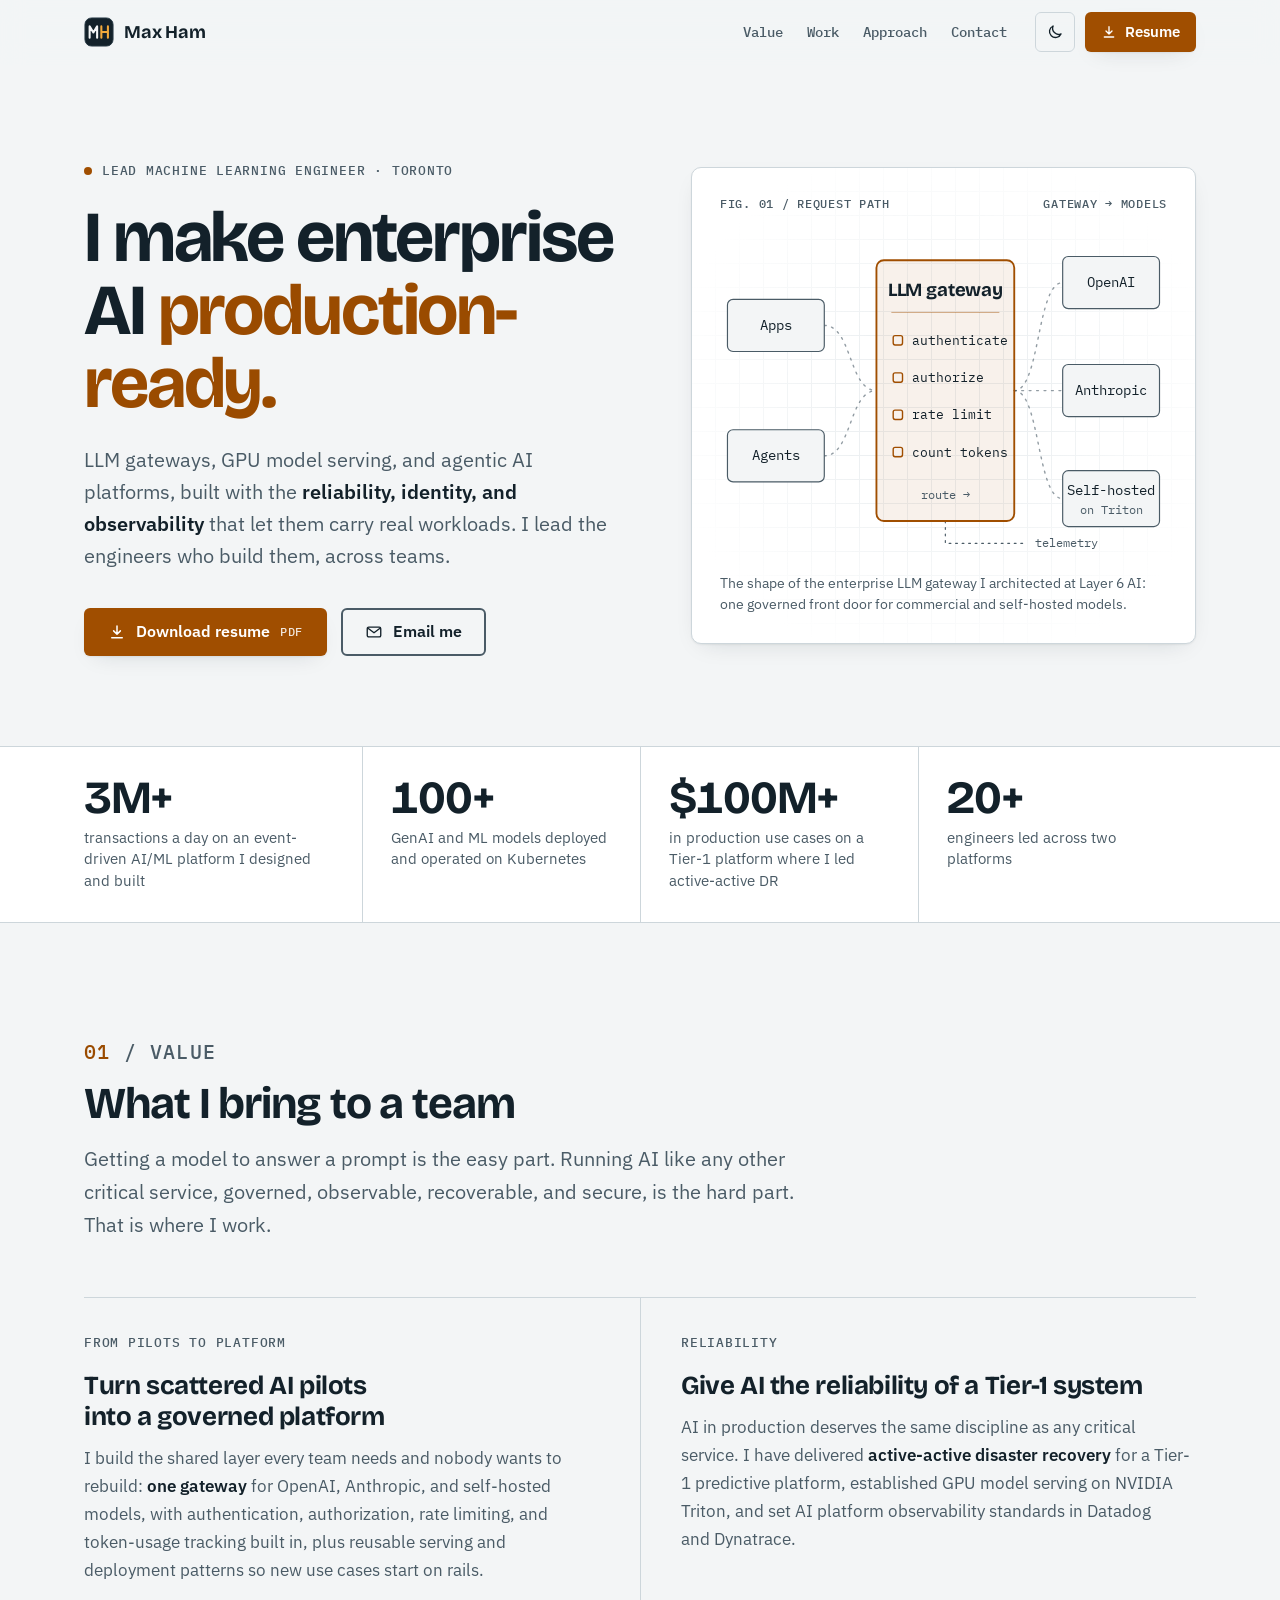
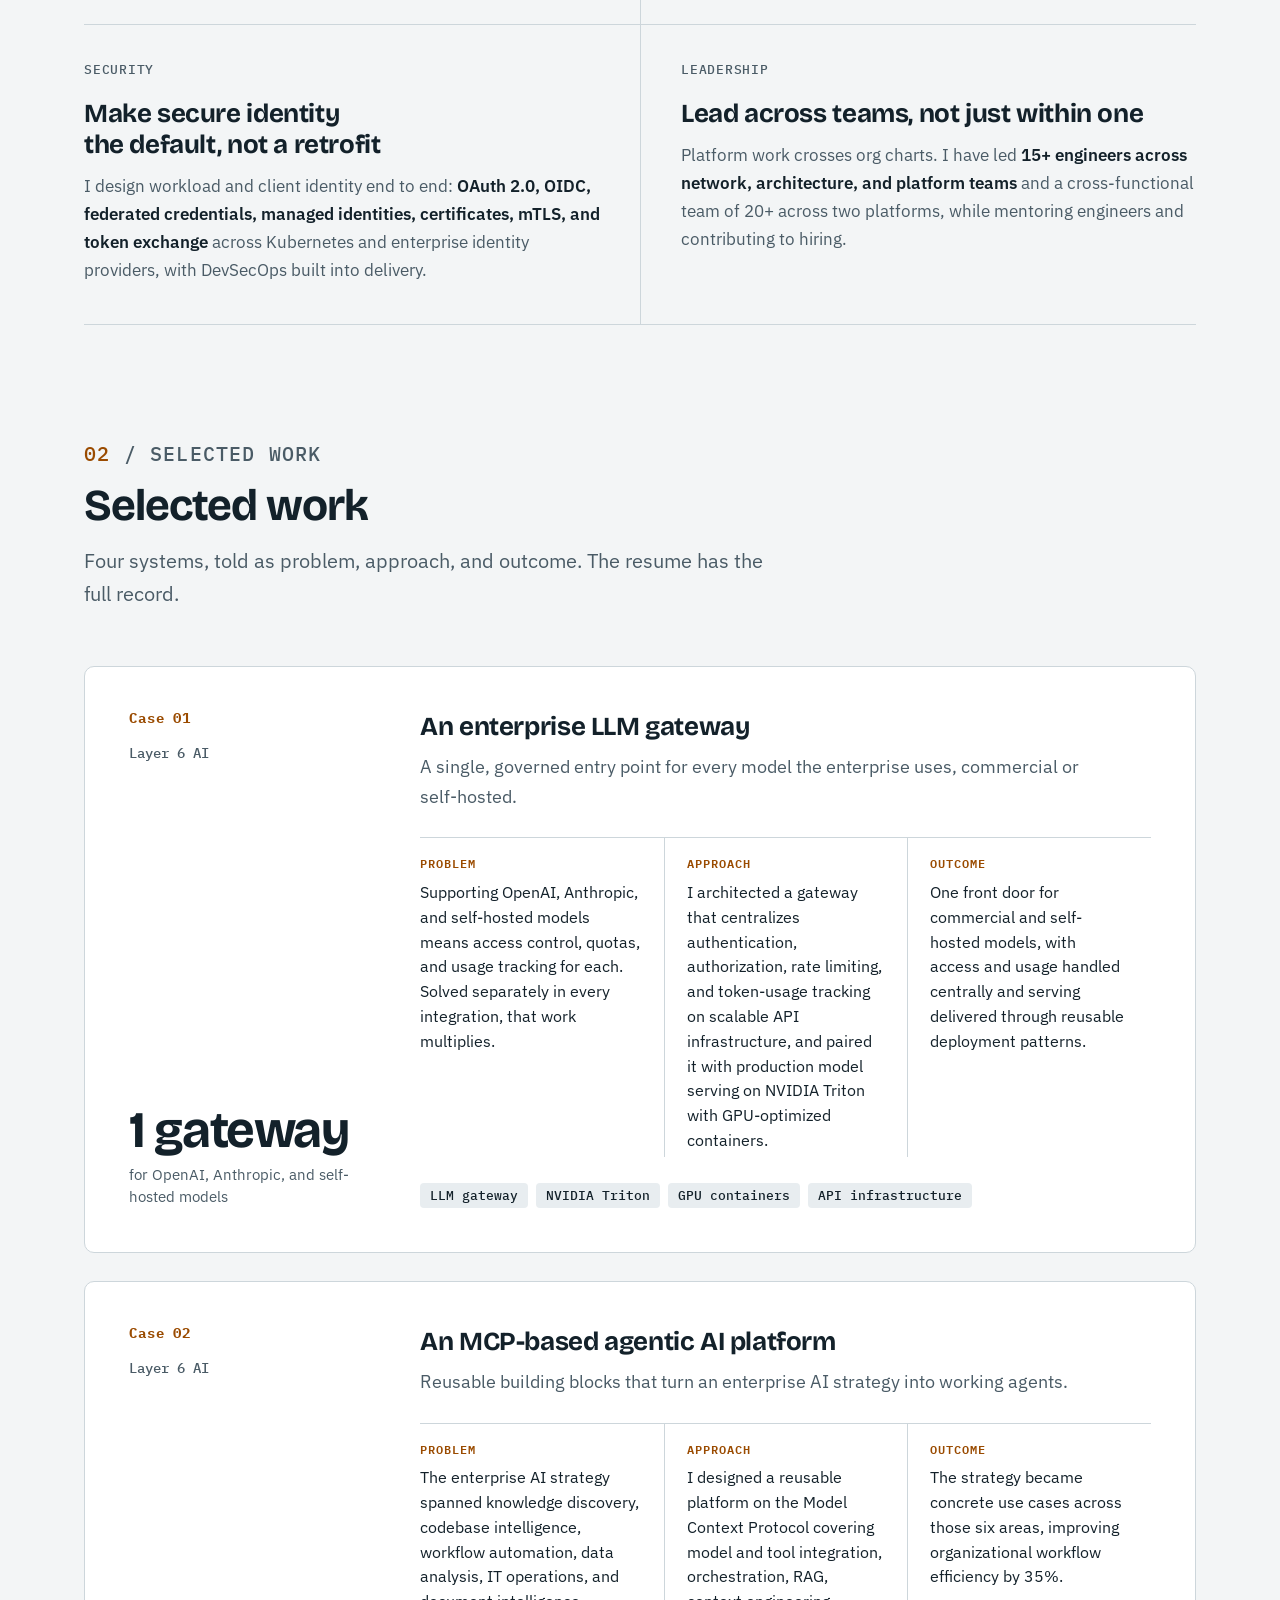
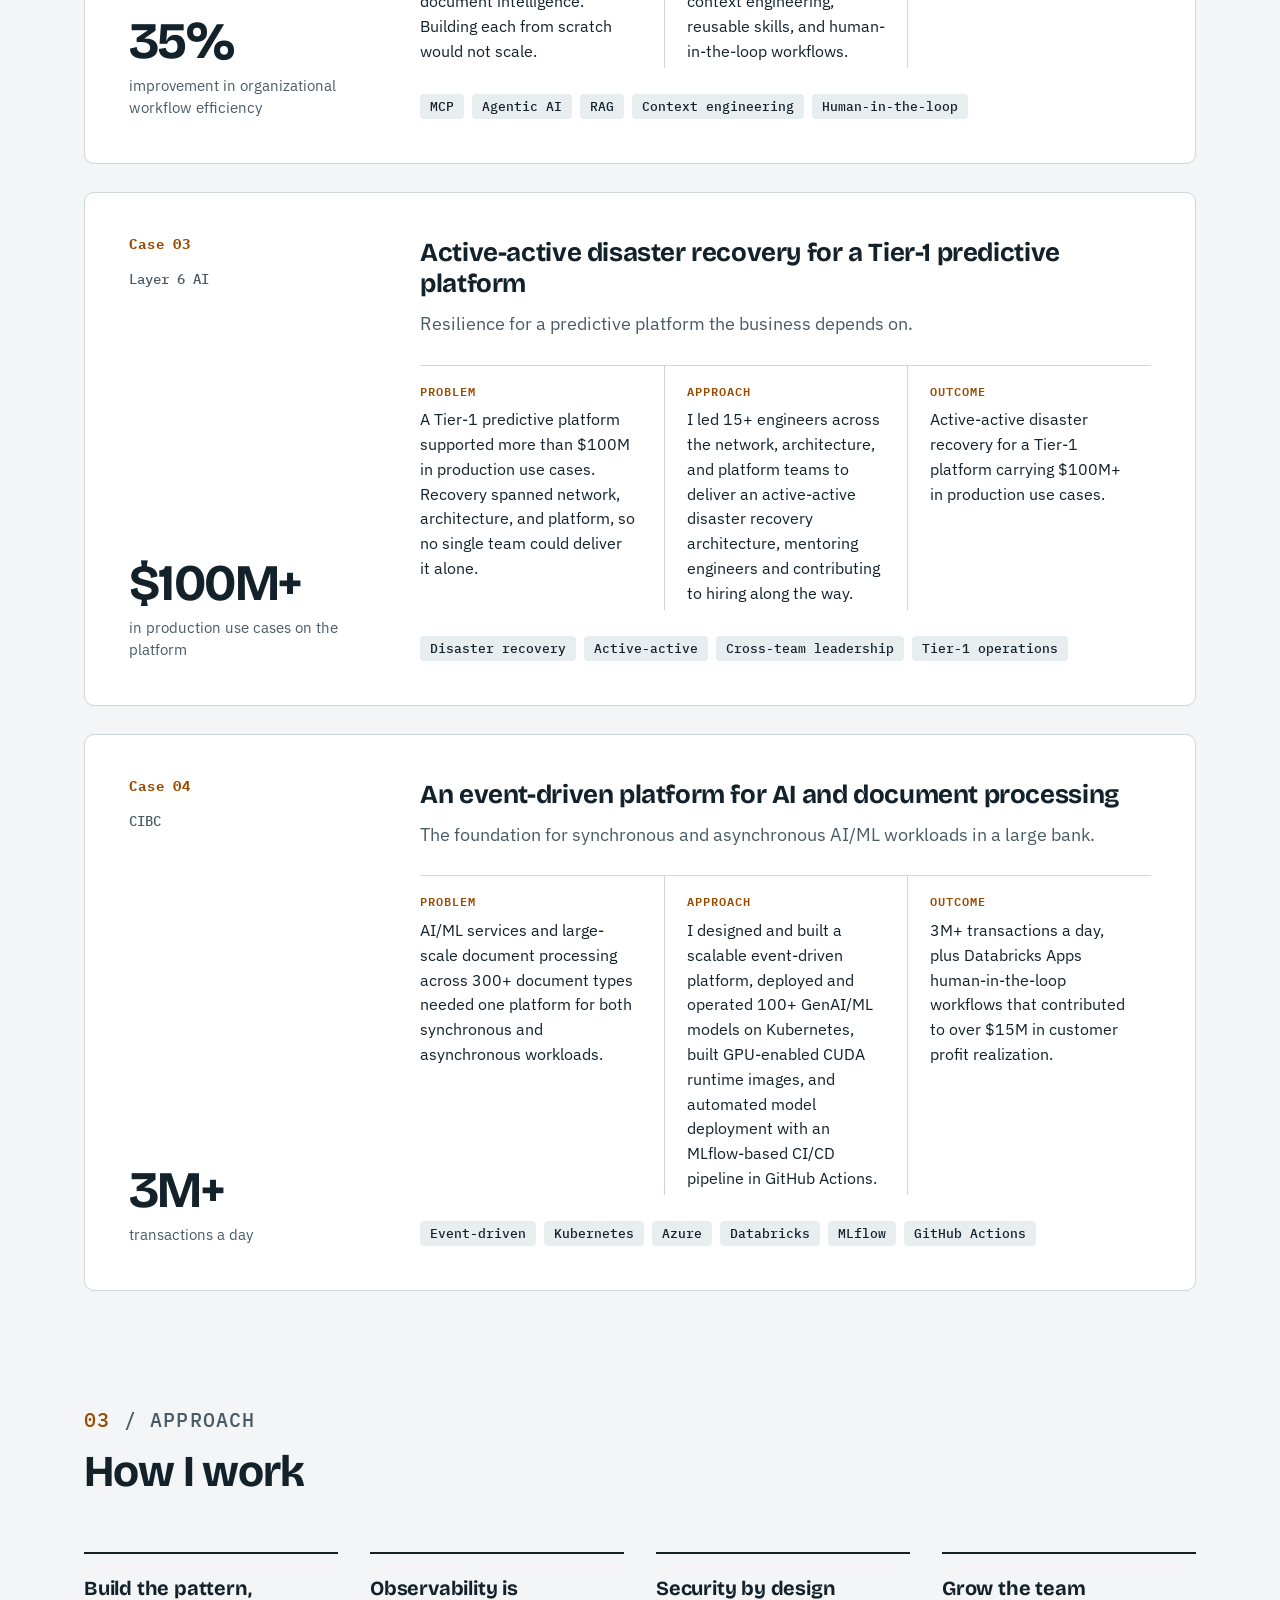
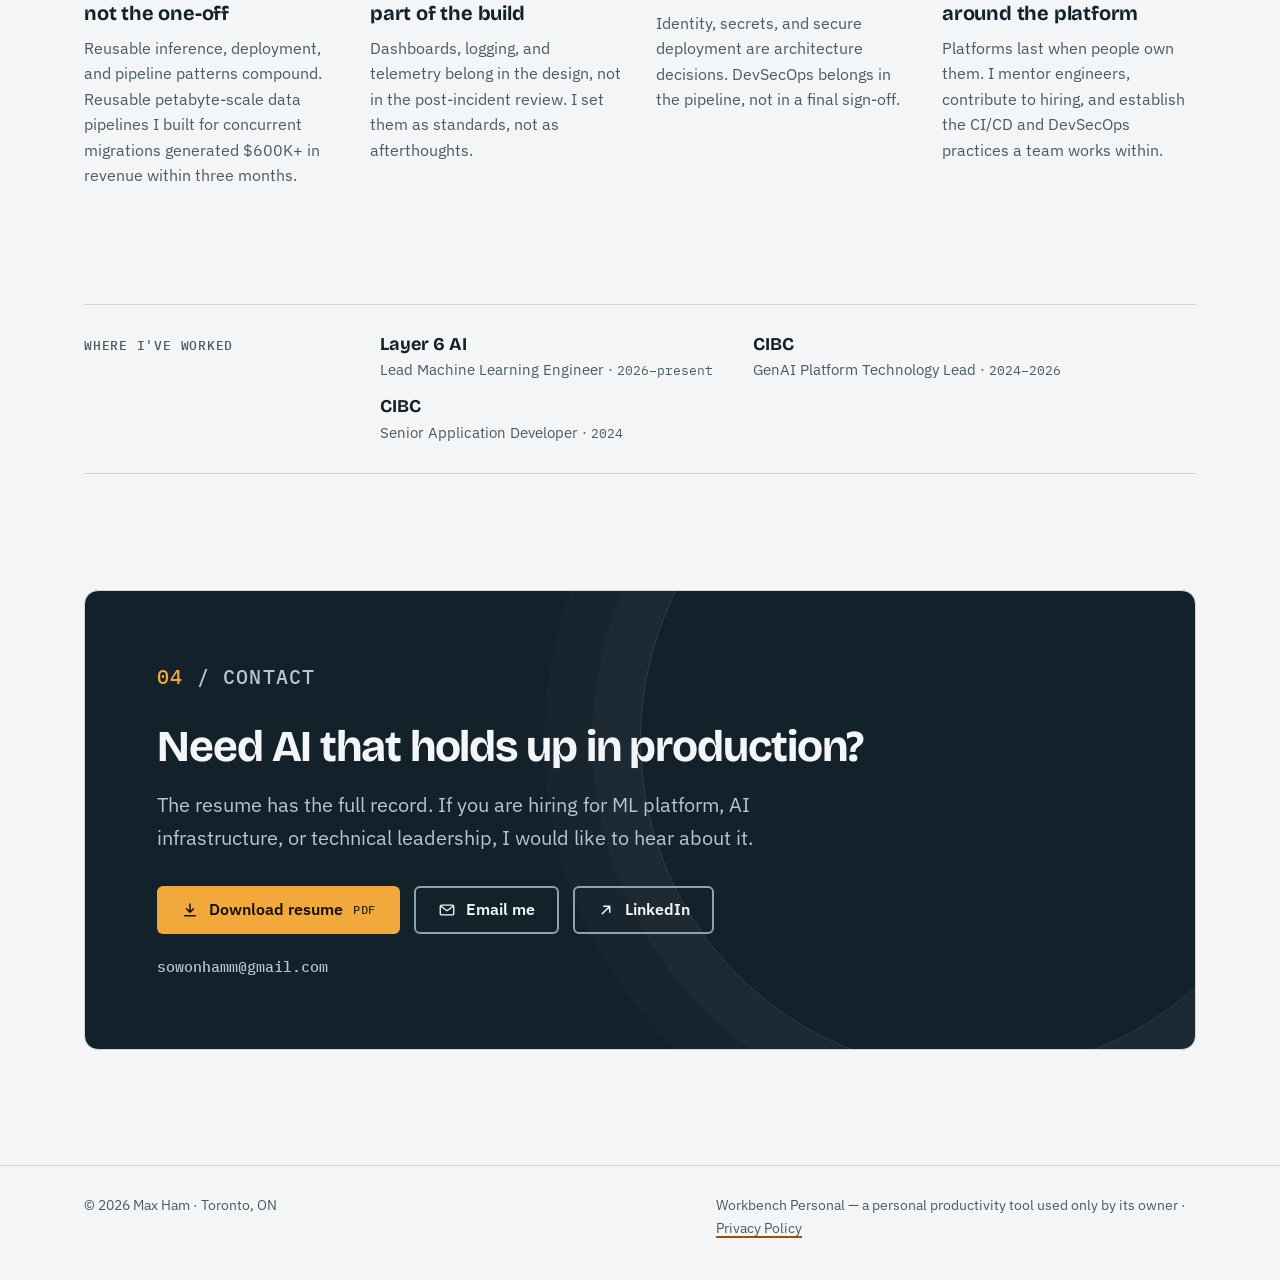
<file: index.html>
<!doctype html>
<html lang="en-CA">
<head>
<meta charset="utf-8">
<meta name="viewport" content="width=device-width, initial-scale=1, viewport-fit=cover">
<title>Max Ham | Lead Machine Learning Engineer, Toronto</title>
<meta name="description" content="Max Ham is a Lead Machine Learning Engineer in Toronto who makes enterprise AI production-ready: LLM gateways, GPU model serving, agentic AI platforms, and Tier-1 reliability.">
<meta name="author" content="Max Ham">
<link rel="canonical" href="https://irosora.github.io/">
<meta name="color-scheme" content="light dark">
<meta name="theme-color" content="#f3f5f6" media="(prefers-color-scheme: light)">
<meta name="theme-color" content="#0c161c" media="(prefers-color-scheme: dark)">

<meta property="og:type" content="profile">
<meta property="og:site_name" content="Max Ham">
<meta property="og:locale" content="en_CA">
<meta property="og:url" content="https://irosora.github.io/">
<meta property="og:title" content="Max Ham | Lead Machine Learning Engineer">
<meta property="og:description" content="I make enterprise AI production-ready: LLM gateways, GPU model serving, agentic AI platforms, and Tier-1 reliability.">
<meta property="og:image" content="https://irosora.github.io/og-image.png">
<meta property="og:image:type" content="image/png">
<meta property="og:image:width" content="1200">
<meta property="og:image:height" content="630">
<meta property="og:image:alt" content="Max Ham, Lead Machine Learning Engineer, Toronto. I make enterprise AI production-ready.">
<meta property="profile:first_name" content="Max">
<meta property="profile:last_name" content="Ham">
<meta name="twitter:card" content="summary_large_image">
<meta name="twitter:title" content="Max Ham | Lead Machine Learning Engineer">
<meta name="twitter:description" content="I make enterprise AI production-ready: LLM gateways, GPU model serving, agentic AI platforms, and Tier-1 reliability.">
<meta name="twitter:image" content="https://irosora.github.io/og-image.png">
<meta name="twitter:image:alt" content="Max Ham, Lead Machine Learning Engineer, Toronto. I make enterprise AI production-ready.">

<link rel="icon" href="/favicon.ico" sizes="32x32">
<link rel="icon" href="/favicon.svg" type="image/svg+xml">
<link rel="apple-touch-icon" href="/apple-touch-icon.png">
<link rel="manifest" href="/site.webmanifest">

<link rel="preconnect" href="https://fonts.googleapis.com">
<link rel="preconnect" href="https://fonts.gstatic.com" crossorigin>
<link rel="stylesheet" href="https://fonts.googleapis.com/css2?family=Bricolage+Grotesque:opsz,wght@12..96,700&family=IBM+Plex+Mono:wght@500;600;700&family=IBM+Plex+Sans:wght@400;600&display=swap">
<link rel="stylesheet" href="/styles.css">
<script>
  // Apply a saved theme before first paint so the page never flashes the wrong colours.
  (function () {
    try {
      var t = localStorage.getItem("theme");
      if (t === "light" || t === "dark") document.documentElement.setAttribute("data-theme", t);
    } catch (e) {}
  })();
</script>
<script src="/script.js" defer></script>

<script type="application/ld+json">
{
  "@context": "https://schema.org",
  "@type": "Person",
  "name": "Max Ham",
  "jobTitle": "Lead Machine Learning Engineer",
  "email": "mailto:sowonhamm@gmail.com",
  "url": "https://irosora.github.io/",
  "image": "https://irosora.github.io/og-image.png",
  "sameAs": ["https://www.linkedin.com/in/sowonham/"],
  "worksFor": { "@type": "Organization", "name": "Layer 6 AI" },
  "address": {
    "@type": "PostalAddress",
    "addressLocality": "Toronto",
    "addressRegion": "ON",
    "addressCountry": "CA"
  },
  "knowsAbout": [
    "Machine learning platforms",
    "LLM gateways",
    "Model serving",
    "NVIDIA Triton Inference Server",
    "Model Context Protocol",
    "Retrieval-augmented generation",
    "Agentic AI",
    "Kubernetes",
    "Microsoft Azure",
    "Databricks",
    "Disaster recovery",
    "Observability"
  ]
}
</script>
</head>
<body>
<a class="skip-link" href="#main">Skip to content</a>

<header class="site-header">
  <div class="wrap header-inner">
    <a class="brand" href="#top" aria-label="Max Ham, back to top">
      <svg class="brand-mark" viewBox="0 0 32 32" width="30" height="30" aria-hidden="true" focusable="false">
        <rect x="1" y="1" width="30" height="30" rx="7" fill="#13212a" stroke="#2a3c47"/>
        <path d="M6 22V10l4 6.5L14 10v12" fill="none" stroke="#f3f5f6" stroke-width="2.2" stroke-linecap="round" stroke-linejoin="round"/>
        <path d="M18.5 10v12M18.5 16h7M25.5 10v12" fill="none" stroke="#f2a93b" stroke-width="2.2" stroke-linecap="round"/>
      </svg>
      <span>Max Ham</span>
    </a>
    <nav class="site-nav" aria-label="Main">
      <ul>
        <li><a href="#value">Value</a></li>
        <li><a href="#work">Work</a></li>
        <li><a href="#approach">Approach</a></li>
        <li><a href="#contact">Contact</a></li>
      </ul>
    </nav>
    <div class="header-tools">
      <button class="theme-toggle" type="button" aria-label="Switch to dark theme" hidden>
        <svg class="icon-moon" viewBox="0 0 24 24" aria-hidden="true" focusable="false"><path d="M20 14.5A8 8 0 0 1 9.5 4a8 8 0 1 0 10.5 10.5Z" fill="none" stroke="currentColor" stroke-width="1.8" stroke-linejoin="round"/></svg>
        <svg class="icon-sun" viewBox="0 0 24 24" aria-hidden="true" focusable="false"><circle cx="12" cy="12" r="4" fill="none" stroke="currentColor" stroke-width="1.8"/><path d="M12 2.5v2M12 19.5v2M2.5 12h2M19.5 12h2M5.3 5.3l1.4 1.4M17.3 17.3l1.4 1.4M5.3 18.7l1.4-1.4M17.3 6.7l1.4-1.4" stroke="currentColor" stroke-width="1.8" stroke-linecap="round"/></svg>
      </button>
      <a class="btn btn-primary btn-sm" href="/Max_Ham_Resume.pdf" download="Max_Ham_Resume.pdf">
        <svg viewBox="0 0 24 24" aria-hidden="true" focusable="false"><path d="M12 4v11m0 0-4.5-4.5M12 15l4.5-4.5M5 19.5h14" fill="none" stroke="currentColor" stroke-width="2" stroke-linecap="round" stroke-linejoin="round"/></svg>
        <span>Resume<span class="visually-hidden"> (PDF download)</span></span>
      </a>
    </div>
  </div>
</header>

<main id="main" tabindex="-1">
  <div id="top" class="wrap hero">
    <div class="hero-copy">
      <p class="label status"><span class="status-dot" aria-hidden="true"></span>Lead Machine Learning Engineer &middot; Toronto</p>
      <h1>I make enterprise AI <em>production-ready.</em></h1>
      <p class="lede">LLM gateways, GPU model serving, and agentic AI platforms, built with the <strong>reliability, identity, and observability</strong> that let them carry real workloads. I lead the engineers who build them, across teams.</p>
      <div class="actions">
        <a class="btn btn-primary" href="/Max_Ham_Resume.pdf" download="Max_Ham_Resume.pdf">
          <svg viewBox="0 0 24 24" aria-hidden="true" focusable="false"><path d="M12 4v11m0 0-4.5-4.5M12 15l4.5-4.5M5 19.5h14" fill="none" stroke="currentColor" stroke-width="2" stroke-linecap="round" stroke-linejoin="round"/></svg>
          Download resume <span class="meta">PDF</span>
        </a>
        <a class="btn btn-secondary" href="mailto:sowonhamm@gmail.com">
          <svg viewBox="0 0 24 24" aria-hidden="true" focusable="false"><rect x="3" y="5.5" width="18" height="13" rx="2" fill="none" stroke="currentColor" stroke-width="1.8"/><path d="m4 7 8 6 8-6" fill="none" stroke="currentColor" stroke-width="1.8" stroke-linejoin="round"/></svg>
          Email me
        </a>
      </div>
    </div>

    <figure class="hero-visual diagram-frame">
      <div class="diagram-head" aria-hidden="true"><span>fig. 01 / request path</span><span>gateway &rarr; models</span></div>
      <svg class="diagram" viewBox="0 0 480 360" width="480" height="360" role="img" aria-labelledby="diagram-title diagram-desc">
        <title id="diagram-title">How an enterprise LLM gateway routes a request</title>
        <desc id="diagram-desc">Apps and agents send requests to an LLM gateway. The gateway authenticates, authorizes, rate limits, and counts token usage, then routes each request to OpenAI, Anthropic, or a self-hosted model served on NVIDIA Triton. The gateway emits telemetry for observability.</desc>

        <path class="wire" d="M112 110 C142 110 138 180 168 180"/>
        <path class="wire" d="M112 250 C142 250 138 180 168 180"/>
        <path class="wire" d="M316 180 C344 180 340 64 368 64"/>
        <path class="wire" d="M316 180 H368"/>
        <path class="wire" d="M316 180 C344 180 340 296 368 296"/>
        <path class="tele" d="M242 320 V344 H330"/>

        <path class="pulse in-a" pathLength="100" d="M112 110 C142 110 138 180 168 180"/>
        <path class="pulse in-b" pathLength="100" d="M112 250 C142 250 138 180 168 180"/>
        <path class="pulse out-a" pathLength="100" d="M316 180 C344 180 340 64 368 64"/>
        <path class="pulse out-b" pathLength="100" d="M316 180 H368"/>
        <path class="pulse out-c" pathLength="100" d="M316 180 C344 180 340 296 368 296"/>

        <rect class="node" x="8" y="82" width="104" height="56" rx="6"/>
        <text x="60" y="115" text-anchor="middle">Apps</text>
        <rect class="node" x="8" y="222" width="104" height="56" rx="6"/>
        <text x="60" y="255" text-anchor="middle">Agents</text>

        <rect class="gateway" x="168" y="40" width="148" height="280" rx="8"/>
        <text class="t-title" x="242" y="78" text-anchor="middle">LLM gateway</text>
        <line class="rule" x1="184" y1="96" x2="300" y2="96"/>
        <rect class="check-box c1" x="186" y="121" width="10" height="10" rx="2"/>
        <text class="t-check" x="206" y="131">authenticate</text>
        <rect class="check-box c2" x="186" y="161" width="10" height="10" rx="2"/>
        <text class="t-check" x="206" y="171">authorize</text>
        <rect class="check-box c3" x="186" y="201" width="10" height="10" rx="2"/>
        <text class="t-check" x="206" y="211">rate limit</text>
        <rect class="check-box c4" x="186" y="241" width="10" height="10" rx="2"/>
        <text class="t-check" x="206" y="251">count tokens</text>
        <text class="t-soft" x="242" y="296" text-anchor="middle">route &#8594;</text>

        <rect class="node" x="368" y="36" width="104" height="56" rx="6"/>
        <text x="420" y="69" text-anchor="middle">OpenAI</text>
        <rect class="node" x="368" y="152" width="104" height="56" rx="6"/>
        <text x="420" y="185" text-anchor="middle">Anthropic</text>
        <rect class="node" x="368" y="266" width="104" height="60" rx="6"/>
        <text x="420" y="292" text-anchor="middle">Self-hosted</text>
        <text class="t-soft" x="420" y="312" text-anchor="middle">on Triton</text>

        <text class="t-soft" x="338" y="348">telemetry</text>
      </svg>
      <figcaption class="diagram-caption">The shape of the enterprise LLM gateway I architected at Layer 6 AI: one governed front door for commercial and self-hosted models.</figcaption>
    </figure>
  </div>

  <section class="proof" aria-label="At a glance">
    <div class="wrap">
      <dl>
        <div><dt>transactions a day on an event-driven AI/ML platform I designed and built</dt><dd>3M+</dd></div>
        <div><dt>GenAI and ML models deployed and operated on Kubernetes</dt><dd>100+</dd></div>
        <div><dt>in production use cases on a Tier-1 platform where I led active-active DR</dt><dd>$100M+</dd></div>
        <div><dt>engineers led across two platforms</dt><dd>20+</dd></div>
      </dl>
    </div>
  </section>

  <section id="value" class="wrap section" aria-labelledby="value-title">
    <div class="section-head">
      <p class="label"><span class="idx">01</span> / Value</p>
      <h2 id="value-title">What I bring to a team</h2>
      <p>Getting a model to answer a prompt is the easy part. Running AI like any other critical service, governed, observable, recoverable, and secure, is the hard part. That is where I work.</p>
    </div>
    <div class="value-grid">
      <article class="value">
        <p class="label">From pilots to platform</p>
        <h3>Turn scattered AI pilots into a governed platform</h3>
        <p>I build the shared layer every team needs and nobody wants to rebuild: <strong>one gateway</strong> for OpenAI, Anthropic, and self-hosted models, with authentication, authorization, rate limiting, and token-usage tracking built in, plus reusable serving and deployment patterns so new use cases start on rails.</p>
      </article>
      <article class="value">
        <p class="label">Reliability</p>
        <h3>Give AI the reliability of a Tier-1 system</h3>
        <p>AI in production deserves the same discipline as any critical service. I have delivered <strong>active-active disaster recovery</strong> for a Tier-1 predictive platform, established GPU model serving on NVIDIA Triton, and set AI platform observability standards in Datadog and Dynatrace.</p>
      </article>
      <article class="value">
        <p class="label">Security</p>
        <h3>Make secure identity the default, not a retrofit</h3>
        <p>I design workload and client identity end to end: <strong>OAuth 2.0, OIDC, federated credentials, managed identities, certificates, mTLS, and token exchange</strong> across Kubernetes and enterprise identity providers, with DevSecOps built into delivery.</p>
      </article>
      <article class="value">
        <p class="label">Leadership</p>
        <h3>Lead across teams, not just within one</h3>
        <p>Platform work crosses org charts. I have led <strong>15+ engineers across network, architecture, and platform teams</strong> and a cross-functional team of 20+ across two platforms, while mentoring engineers and contributing to hiring.</p>
      </article>
    </div>
  </section>

  <section id="work" class="wrap section" aria-labelledby="work-title">
    <div class="section-head">
      <p class="label"><span class="idx">02</span> / Selected work</p>
      <h2 id="work-title">Selected work</h2>
      <p>Four systems, told as problem, approach, and outcome. The resume has the full record.</p>
    </div>

    <div class="cases">
      <article class="case" aria-labelledby="case1-title">
        <div class="case-meta">
          <p class="case-num">Case 01</p>
          <p class="case-org">Layer 6 AI</p>
          <p class="case-figure"><span class="num">1 gateway</span><span class="cap">for OpenAI, Anthropic, and self-hosted models</span></p>
        </div>
        <div class="case-body">
          <h3 id="case1-title">An enterprise LLM gateway</h3>
          <p class="summary">A single, governed entry point for every model the enterprise uses, commercial or self-hosted.</p>
          <dl class="pao">
            <div><dt>Problem</dt><dd>Supporting OpenAI, Anthropic, and self-hosted models means access control, quotas, and usage tracking for each. Solved separately in every integration, that work multiplies.</dd></div>
            <div><dt>Approach</dt><dd>I architected a gateway that centralizes authentication, authorization, rate limiting, and token-usage tracking on scalable API infrastructure, and paired it with production model serving on NVIDIA Triton with GPU-optimized containers.</dd></div>
            <div><dt>Outcome</dt><dd>One front door for commercial and self-hosted models, with access and usage handled centrally and serving delivered through reusable deployment patterns.</dd></div>
          </dl>
          <ul class="stack" aria-label="Technologies">
            <li>LLM gateway</li><li>NVIDIA Triton</li><li>GPU containers</li><li>API infrastructure</li>
          </ul>
        </div>
      </article>

      <article class="case" aria-labelledby="case2-title">
        <div class="case-meta">
          <p class="case-num">Case 02</p>
          <p class="case-org">Layer 6 AI</p>
          <p class="case-figure"><span class="num">35%</span><span class="cap">improvement in organizational workflow efficiency</span></p>
        </div>
        <div class="case-body">
          <h3 id="case2-title">An MCP-based agentic AI platform</h3>
          <p class="summary">Reusable building blocks that turn an enterprise AI strategy into working agents.</p>
          <dl class="pao">
            <div><dt>Problem</dt><dd>The enterprise AI strategy spanned knowledge discovery, codebase intelligence, workflow automation, data analysis, IT operations, and document intelligence. Building each from scratch would not scale.</dd></div>
            <div><dt>Approach</dt><dd>I designed a reusable platform on the Model Context Protocol covering model and tool integration, orchestration, RAG, context engineering, reusable skills, and human-in-the-loop workflows.</dd></div>
            <div><dt>Outcome</dt><dd>The strategy became concrete use cases across those six areas, improving organizational workflow efficiency by 35%.</dd></div>
          </dl>
          <ul class="stack" aria-label="Technologies">
            <li>MCP</li><li>Agentic AI</li><li>RAG</li><li>Context engineering</li><li>Human-in-the-loop</li>
          </ul>
        </div>
      </article>

      <article class="case" aria-labelledby="case3-title">
        <div class="case-meta">
          <p class="case-num">Case 03</p>
          <p class="case-org">Layer 6 AI</p>
          <p class="case-figure"><span class="num">$100M+</span><span class="cap">in production use cases on the platform</span></p>
        </div>
        <div class="case-body">
          <h3 id="case3-title">Active-active disaster recovery for a Tier-1 predictive platform</h3>
          <p class="summary">Resilience for a predictive platform the business depends on.</p>
          <dl class="pao">
            <div><dt>Problem</dt><dd>A Tier-1 predictive platform supported more than $100M in production use cases. Recovery spanned network, architecture, and platform, so no single team could deliver it alone.</dd></div>
            <div><dt>Approach</dt><dd>I led 15+ engineers across the network, architecture, and platform teams to deliver an active-active disaster recovery architecture, mentoring engineers and contributing to hiring along the way.</dd></div>
            <div><dt>Outcome</dt><dd>Active-active disaster recovery for a Tier-1 platform carrying $100M+ in production use cases.</dd></div>
          </dl>
          <ul class="stack" aria-label="Disciplines">
            <li>Disaster recovery</li><li>Active-active</li><li>Cross-team leadership</li><li>Tier-1 operations</li>
          </ul>
        </div>
      </article>

      <article class="case" aria-labelledby="case4-title">
        <div class="case-meta">
          <p class="case-num">Case 04</p>
          <p class="case-org">CIBC</p>
          <p class="case-figure"><span class="num">3M+</span><span class="cap">transactions a day</span></p>
        </div>
        <div class="case-body">
          <h3 id="case4-title">An event-driven platform for AI and document processing</h3>
          <p class="summary">The foundation for synchronous and asynchronous AI/ML workloads in a large bank.</p>
          <dl class="pao">
            <div><dt>Problem</dt><dd>AI/ML services and large-scale document processing across 300+ document types needed one platform for both synchronous and asynchronous workloads.</dd></div>
            <div><dt>Approach</dt><dd>I designed and built a scalable event-driven platform, deployed and operated 100+ GenAI/ML models on Kubernetes, built GPU-enabled CUDA runtime images, and automated model deployment with an MLflow-based CI/CD pipeline in GitHub Actions.</dd></div>
            <div><dt>Outcome</dt><dd>3M+ transactions a day, plus Databricks Apps human-in-the-loop workflows that contributed to over $15M in customer profit realization.</dd></div>
          </dl>
          <ul class="stack" aria-label="Technologies">
            <li>Event-driven</li><li>Kubernetes</li><li>Azure</li><li>Databricks</li><li>MLflow</li><li>GitHub Actions</li>
          </ul>
        </div>
      </article>
    </div>
  </section>

  <section id="approach" class="wrap section" aria-labelledby="approach-title">
    <div class="section-head">
      <p class="label"><span class="idx">03</span> / Approach</p>
      <h2 id="approach-title">How I work</h2>
    </div>
    <div class="principles">
      <article class="principle">
        <h3>Build the pattern, not the one-off</h3>
        <p>Reusable inference, deployment, and pipeline patterns compound. Reusable petabyte-scale data pipelines I built for concurrent migrations generated $600K+ in revenue within three months.</p>
      </article>
      <article class="principle">
        <h3>Observability is part of the build</h3>
        <p>Dashboards, logging, and telemetry belong in the design, not in the post-incident review. I set them as standards, not as afterthoughts.</p>
      </article>
      <article class="principle">
        <h3>Security by design</h3>
        <p>Identity, secrets, and secure deployment are architecture decisions. DevSecOps belongs in the pipeline, not in a final sign-off.</p>
      </article>
      <article class="principle">
        <h3>Grow the team around the platform</h3>
        <p>Platforms last when people own them. I mentor engineers, contribute to hiring, and establish the CI/CD and DevSecOps practices a team works within.</p>
      </article>
    </div>

    <div class="history">
      <h2 class="label">Where I've worked</h2>
      <ol>
        <li><span class="org">Layer 6 AI</span><span class="role">Lead Machine Learning Engineer &middot; <span class="when">2026&ndash;present</span></span></li>
        <li><span class="org">CIBC</span><span class="role">GenAI Platform Technology Lead &middot; <span class="when">2024&ndash;2026</span></span></li>
        <li><span class="org">CIBC</span><span class="role">Senior Application Developer &middot; <span class="when">2024</span></span></li>
      </ol>
    </div>
  </section>

  <section id="contact" class="wrap" aria-labelledby="contact-title">
    <div class="cta">
      <div class="cta-inner">
        <p class="label"><span class="idx">04</span> / Contact</p>
        <h2 id="contact-title">Need AI that holds up in production?</h2>
        <p>The resume has the full record. If you are hiring for ML platform, AI infrastructure, or technical leadership, I would like to hear about it.</p>
        <div class="actions">
          <a class="btn btn-primary" href="/Max_Ham_Resume.pdf" download="Max_Ham_Resume.pdf">
            <svg viewBox="0 0 24 24" aria-hidden="true" focusable="false"><path d="M12 4v11m0 0-4.5-4.5M12 15l4.5-4.5M5 19.5h14" fill="none" stroke="currentColor" stroke-width="2" stroke-linecap="round" stroke-linejoin="round"/></svg>
            Download resume <span class="meta">PDF</span>
          </a>
          <a class="btn btn-secondary" href="mailto:sowonhamm@gmail.com">
            <svg viewBox="0 0 24 24" aria-hidden="true" focusable="false"><rect x="3" y="5.5" width="18" height="13" rx="2" fill="none" stroke="currentColor" stroke-width="1.8"/><path d="m4 7 8 6 8-6" fill="none" stroke="currentColor" stroke-width="1.8" stroke-linejoin="round"/></svg>
            Email me
          </a>
          <a class="btn btn-secondary" href="https://www.linkedin.com/in/sowonham/" rel="noopener">
            <svg viewBox="0 0 24 24" aria-hidden="true" focusable="false"><path d="M7 17 17 7M9 7h8v8" fill="none" stroke="currentColor" stroke-width="2" stroke-linecap="round" stroke-linejoin="round"/></svg>
            LinkedIn
          </a>
        </div>
        <p class="email">sowonhamm@gmail.com</p>
      </div>
    </div>
  </section>
</main>

<footer class="site-footer">
  <div class="wrap footer-inner">
    <p>&copy; 2026 Max Ham &middot; Toronto, ON</p>
    <p class="app-note">Workbench Personal &mdash; a personal productivity tool used only by its owner &middot; <a href="privacy.html">Privacy Policy</a></p>
  </div>
</footer>
</body>
</html>
</file>
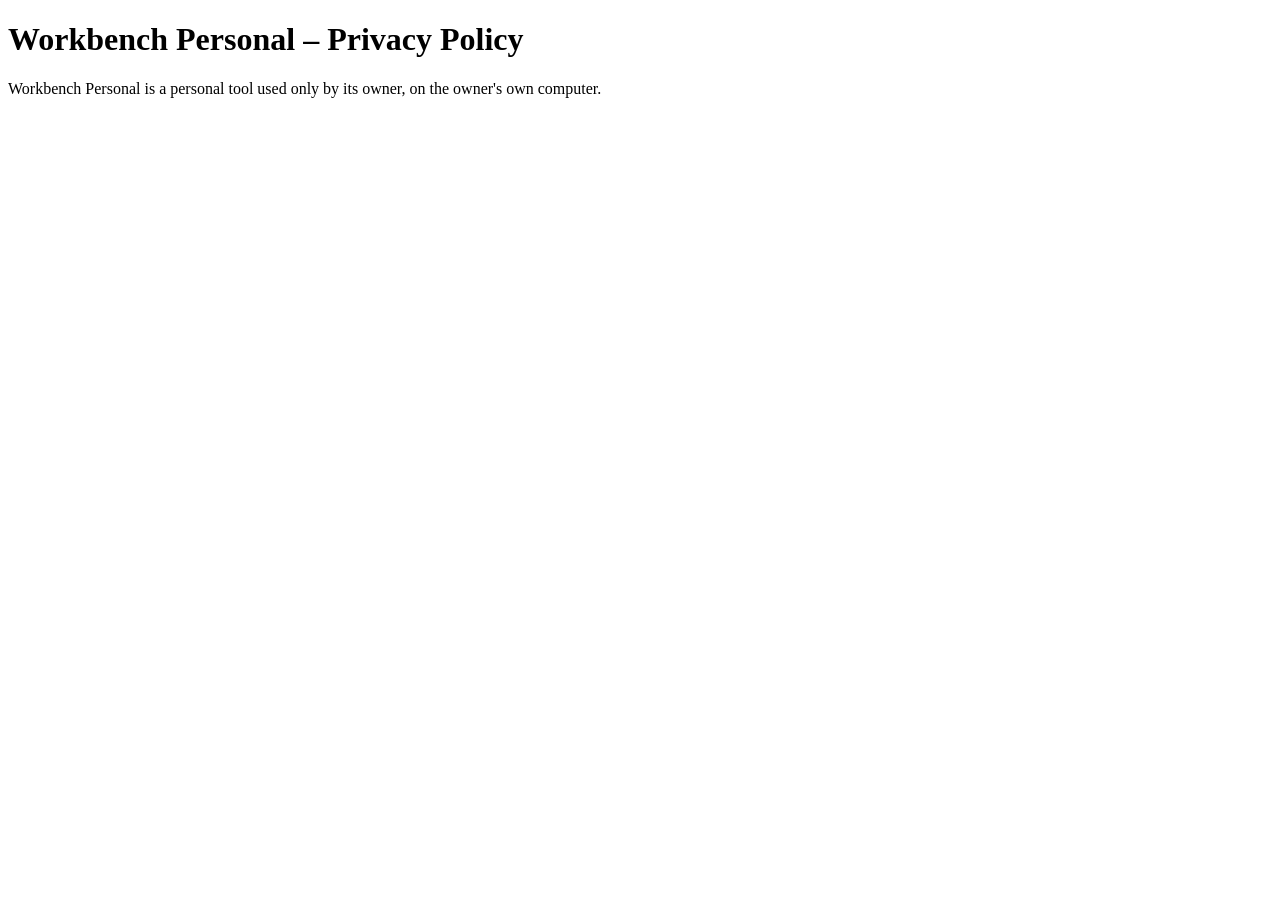
<file: privacy.html>
<!doctype html><html><head><meta charset="utf-8"><title>Privacy Policy</title></head>
<body><h1>Workbench Personal – Privacy Policy</h1>
<p>Workbench Personal is a personal tool used only by its owner, on the owner's own computer.</p>
</file>
<file: styles.css>
/*
  Max Ham — personal site
  Concept: an engineer's system sheet. Numbered sections, mono labels,
  hairline rules, one warm accent. Hand-written, no build step.
*/

/* ---------- Tokens ---------- */
:root {
  --bg: #f3f5f6;
  --surface: #ffffff;
  --surface-2: #e8edf0;
  --fg: #13212a;
  --muted: #4a5b66;
  --line: #cdd6db;
  --line-strong: #4a5b66;
  --accent: #a04e00;
  --accent-text: #9a4b00;
  --on-accent: #ffffff;
  --accent-wash: rgba(160, 78, 0, 0.08);
  --shadow: 0 1px 2px rgba(19, 33, 42, 0.06), 0 8px 24px -12px rgba(19, 33, 42, 0.18);

  --display: "Bricolage Grotesque", "Segoe UI", system-ui, -apple-system, sans-serif;
  --body: "IBM Plex Sans", "Segoe UI", system-ui, -apple-system, sans-serif;
  --mono: "IBM Plex Mono", ui-monospace, "SFMono-Regular", Consolas, monospace;

  --step--1: 0.875rem;
  --step-0: 1.0625rem;
  --step-1: 1.25rem;
  --step-2: clamp(1.375rem, 1.1rem + 0.9vw, 1.625rem);
  --step-3: clamp(1.875rem, 1.4rem + 2vw, 2.75rem);
  --step-4: clamp(2.375rem, 1.6rem + 3.6vw, 4.5rem);

  --space-section: clamp(72px, 9vw, 128px);
  --radius: 6px;
  --header-h: 64px;

  color-scheme: light;
}

@media (prefers-color-scheme: dark) {
  :root:not([data-theme="light"]) {
    --bg: #0c161c;
    --surface: #13212a;
    --surface-2: #182a35;
    --fg: #e6edf0;
    --muted: #9db0ba;
    --line: #2a3c47;
    --line-strong: #9db0ba;
    --accent: #f2a93b;
    --accent-text: #f2a93b;
    --on-accent: #1b1203;
    --accent-wash: rgba(242, 169, 59, 0.09);
    --shadow: 0 1px 2px rgba(0, 0, 0, 0.3), 0 10px 30px -12px rgba(0, 0, 0, 0.6);
    color-scheme: dark;
  }
}
:root[data-theme="dark"] {
  --bg: #0c161c;
  --surface: #13212a;
  --surface-2: #182a35;
  --fg: #e6edf0;
  --muted: #9db0ba;
  --line: #2a3c47;
  --line-strong: #9db0ba;
  --accent: #f2a93b;
  --accent-text: #f2a93b;
  --on-accent: #1b1203;
  --accent-wash: rgba(242, 169, 59, 0.09);
  --shadow: 0 1px 2px rgba(0, 0, 0, 0.3), 0 10px 30px -12px rgba(0, 0, 0, 0.6);
  color-scheme: dark;
}

/* ---------- Base ---------- */
*, *::before, *::after { box-sizing: border-box; }
html {
  -webkit-text-size-adjust: 100%;
  text-size-adjust: 100%;
  scroll-behavior: smooth;
  scroll-padding-top: calc(var(--header-h) + 16px);
}
body {
  margin: 0;
  min-height: 100vh;
  background: var(--bg);
  color: var(--fg);
  font: 400 var(--step-0)/1.65 var(--body);
  font-feature-settings: "kern", "liga";
  -webkit-font-smoothing: antialiased;
  -moz-osx-font-smoothing: grayscale;
  overflow-x: clip;
}
img, svg { max-width: 100%; }
p, h1, h2, h3, dl, dd, ul, ol, figure { margin: 0; }
ul, ol { padding: 0; list-style: none; }
::selection { background: var(--accent); color: var(--on-accent); }

a {
  color: inherit;
  text-decoration-line: underline;
  text-decoration-color: var(--accent);
  text-decoration-thickness: 2px;
  text-underline-offset: 0.22em;
  transition: color 0.15s ease, text-decoration-color 0.15s ease;
}
a:hover { color: var(--accent-text); }

:focus { outline: none; }
main:focus-visible { outline: none; }
:focus-visible {
  outline: 3px solid var(--accent);
  outline-offset: 3px;
  border-radius: 3px;
}

.wrap {
  width: 100%;
  max-width: 1160px;
  margin-inline: auto;
  padding-left: max(24px, env(safe-area-inset-left, 0px));
  padding-right: max(24px, env(safe-area-inset-right, 0px));
}

.visually-hidden {
  position: absolute !important;
  width: 1px; height: 1px;
  padding: 0; margin: -1px;
  overflow: hidden; clip: rect(0 0 0 0);
  white-space: nowrap; border: 0;
}

.skip-link {
  position: absolute;
  left: 16px;
  top: -100px;
  z-index: 100;
  padding: 10px 16px;
  background: var(--fg);
  color: var(--bg);
  font: 600 var(--step--1)/1.2 var(--body);
  text-decoration: none;
  border-radius: var(--radius);
}
.skip-link:focus, .skip-link:focus-visible { top: 12px; color: var(--bg); }

.label {
  font: 500 0.8125rem/1.4 var(--mono);
  letter-spacing: 0.06em;
  text-transform: uppercase;
  color: var(--muted);
}
.label .idx { color: var(--accent-text); }

/* ---------- Buttons ---------- */
.btn {
  display: inline-flex;
  align-items: center;
  justify-content: center;
  gap: 10px;
  min-height: 48px;
  padding: 12px 22px;
  border: 2px solid transparent;
  border-radius: var(--radius);
  font: 600 1rem/1.2 var(--body);
  text-decoration: none;
  white-space: nowrap;
  cursor: pointer;
  transition: background-color 0.15s ease, color 0.15s ease, border-color 0.15s ease, transform 0.15s ease, box-shadow 0.15s ease;
}
.btn svg { width: 18px; height: 18px; flex: none; }
.btn-primary {
  background: var(--accent);
  color: var(--on-accent);
  box-shadow: var(--shadow);
}
.btn-primary:hover { color: var(--on-accent); transform: translateY(-1px); filter: brightness(1.06); }
.btn-secondary {
  background: transparent;
  color: var(--fg);
  border-color: var(--line-strong);
}
.btn-secondary:hover { color: var(--fg); border-color: var(--accent); background: var(--accent-wash); }
.btn .meta {
  font: 500 0.75rem/1 var(--mono);
  letter-spacing: 0.05em;
  opacity: 0.85;
}
.btn-sm { min-height: 40px; padding: 8px 14px; font-size: 0.9375rem; gap: 8px; }
.btn-sm svg { width: 16px; height: 16px; }
.actions { display: flex; flex-wrap: wrap; gap: 12px 14px; }

/* ---------- Header ---------- */
.site-header {
  position: sticky;
  top: 0;
  z-index: 50;
  background: color-mix(in srgb, var(--bg) 86%, transparent);
  -webkit-backdrop-filter: saturate(1.4) blur(12px);
  backdrop-filter: saturate(1.4) blur(12px);
  border-bottom: 1px solid transparent;
  transition: border-color 0.2s ease;
}
.site-header.is-scrolled { border-bottom-color: var(--line); }
@supports not (background: color-mix(in srgb, red 50%, transparent)) {
  .site-header { background: var(--bg); }
}
.header-inner {
  display: flex;
  align-items: center;
  gap: 16px 28px;
  min-height: var(--header-h);
}
.brand {
  display: inline-flex;
  align-items: center;
  gap: 10px;
  margin-right: auto;
  font: 700 1.125rem/1 var(--display);
  letter-spacing: -0.01em;
  text-decoration: none;
}
.brand:hover { color: var(--fg); }
.brand-mark { width: 30px; height: 30px; flex: none; }
.site-nav ul { display: flex; gap: 4px 24px; }
.site-nav a {
  display: inline-block;
  padding: 6px 0;
  font: 500 0.875rem/1.2 var(--mono);
  color: var(--muted);
  text-decoration: none;
}
.site-nav a:hover { color: var(--fg); }
.header-tools { display: flex; align-items: center; gap: 10px; }

.theme-toggle {
  display: inline-grid;
  place-items: center;
  width: 40px;
  height: 40px;
  padding: 0;
  border: 1px solid var(--line);
  border-radius: var(--radius);
  background: transparent;
  color: var(--fg);
  cursor: pointer;
  transition: border-color 0.15s ease, background-color 0.15s ease;
}
.theme-toggle:hover { border-color: var(--line-strong); background: var(--accent-wash); }
.theme-toggle svg { width: 18px; height: 18px; }
.theme-toggle .icon-sun { display: none; }
:root[data-theme="dark"] .theme-toggle .icon-sun { display: block; }
:root[data-theme="dark"] .theme-toggle .icon-moon { display: none; }
@media (prefers-color-scheme: dark) {
  :root:not([data-theme="light"]) .theme-toggle .icon-sun { display: block; }
  :root:not([data-theme="light"]) .theme-toggle .icon-moon { display: none; }
}
/* The toggle needs JavaScript. Until the script reveals it, keep its space so nothing shifts. */
.theme-toggle[hidden] { display: inline-grid; visibility: hidden; }

/* ---------- Hero ---------- */
.hero {
  position: relative;
  display: grid;
  grid-template-columns: minmax(0, 1.05fr) minmax(0, 1fr);
  gap: clamp(40px, 6vw, 88px);
  align-items: center;
  padding-block: clamp(48px, 7vw, 104px) clamp(56px, 7vw, 96px);
}
.hero > * { min-width: 0; }
.hero h1 {
  margin: 18px 0 24px;
  font: 700 var(--step-4)/1.02 var(--display);
  letter-spacing: -0.03em;
  text-wrap: balance;
}
.hero h1 em {
  font-style: normal;
  color: var(--accent-text);
}
.hero .lede {
  max-width: 54ch;
  margin-bottom: 36px;
  font-size: var(--step-1);
  line-height: 1.6;
  color: var(--muted);
  text-wrap: pretty;
}
.hero .lede strong { color: var(--fg); font-weight: 600; }
.status {
  display: inline-flex;
  align-items: center;
  gap: 10px;
}
.status-dot {
  position: relative;
  width: 8px; height: 8px;
  border-radius: 50%;
  background: var(--accent);
}

/* Diagram */
.diagram-frame {
  position: relative;
  padding: clamp(16px, 2.5vw, 28px);
  background: var(--surface);
  border: 1px solid var(--line);
  border-radius: 10px;
  box-shadow: var(--shadow);
}
.diagram-frame::before {
  /* blueprint grid */
  content: "";
  position: absolute;
  inset: 0;
  border-radius: inherit;
  background-image:
    linear-gradient(var(--line) 1px, transparent 1px),
    linear-gradient(90deg, var(--line) 1px, transparent 1px);
  background-size: 24px 24px;
  background-position: -1px -1px;
  opacity: 0.35;
  pointer-events: none;
  -webkit-mask-image: radial-gradient(ellipse at center, #000 30%, transparent 80%);
  mask-image: radial-gradient(ellipse at center, #000 30%, transparent 80%);
}
.diagram-head {
  position: relative;
  display: flex;
  justify-content: space-between;
  gap: 12px;
  margin-bottom: 12px;
  font: 500 0.75rem/1.3 var(--mono);
  letter-spacing: 0.06em;
  text-transform: uppercase;
  color: var(--muted);
}
.diagram {
  position: relative;
  display: block;
  width: 100%;
  height: auto;
  color: var(--fg);
}
.diagram text { fill: currentColor; font-family: var(--mono); font-size: 15px; }
.diagram .t-title { font-family: var(--display); font-weight: 700; font-size: 20px; letter-spacing: -0.01em; }
.diagram .t-soft { fill: var(--muted); font-size: 13px; }
.diagram .t-check { font-size: 14px; }
.diagram .node { fill: var(--bg); stroke: var(--line-strong); stroke-width: 1.25; }
.diagram .gateway { fill: var(--accent-wash); stroke: var(--accent); stroke-width: 2; }
.diagram .rule { stroke: var(--accent); stroke-width: 1; opacity: 0.5; }
.diagram .wire { fill: none; stroke: var(--line-strong); stroke-width: 1.5; stroke-dasharray: 2 6; stroke-linecap: round; opacity: 0.6; }
.diagram .tele { fill: none; stroke: var(--muted); stroke-width: 1.25; stroke-dasharray: 2 5; stroke-linecap: round; }
.diagram .pulse {
  fill: none;
  stroke: var(--accent);
  stroke-width: 3.5;
  stroke-linecap: round;
  stroke-dasharray: 7 300;
  stroke-dashoffset: 7;
  animation: pulse 3.6s cubic-bezier(0.45, 0, 0.35, 1) infinite;
}
.diagram .pulse.in-b { animation-delay: 1.8s; }
.diagram .pulse.out-a { animation-delay: 0.9s; }
.diagram .pulse.out-b { animation-delay: 1.5s; }
.diagram .pulse.out-c { animation-delay: 2.7s; }
@keyframes pulse {
  0%   { stroke-dashoffset: 7; }
  45%  { stroke-dashoffset: -100; }
  100% { stroke-dashoffset: -100; }
}
.diagram .check-box { fill: transparent; stroke: var(--accent); stroke-width: 1.5; animation: check 3.6s ease-in-out infinite; }
.diagram .check-box.c2 { animation-delay: 0.2s; }
.diagram .check-box.c3 { animation-delay: 0.4s; }
.diagram .check-box.c4 { animation-delay: 0.6s; }
@keyframes check {
  0%, 12% { fill: transparent; }
  22%, 70% { fill: var(--accent); }
  85%, 100% { fill: transparent; }
}
.diagram-caption {
  position: relative;
  margin-top: 14px;
  font-size: var(--step--1);
  line-height: 1.5;
  color: var(--muted);
}

/* ---------- Proof strip ---------- */
.proof { border-block: 1px solid var(--line); background: var(--surface); }
.proof dl {
  display: grid;
  grid-template-columns: repeat(4, minmax(0, 1fr));
}
.proof dl > div {
  display: flex;
  flex-direction: column-reverse;
  justify-content: flex-end;
  gap: 6px;
  min-width: 0;
  padding: 28px 28px 30px;
  border-left: 1px solid var(--line);
}
.proof dl > div:first-child { border-left: 0; padding-left: 0; }
.proof dt { font-size: 0.9375rem; line-height: 1.45; color: var(--muted); }
.proof dd {
  font: 700 clamp(2rem, 1.4rem + 2vw, 2.875rem)/1 var(--display);
  letter-spacing: -0.02em;
  font-variant-numeric: tabular-nums;
}

/* ---------- Sections ---------- */
.section { padding-top: var(--space-section); }
.section-head {
  display: grid;
  grid-template-columns: minmax(0, 1fr);
  gap: 14px;
  max-width: 760px;
  margin-bottom: clamp(36px, 5vw, 56px);
}
.section-head h2 {
  font: 700 var(--step-3)/1.08 var(--display);
  letter-spacing: -0.025em;
  text-wrap: balance;
}
.section-head p { font-size: var(--step-1); color: var(--muted); max-width: 60ch; text-wrap: pretty; }

/* Value */
.value-grid {
  display: grid;
  grid-template-columns: repeat(2, minmax(0, 1fr));
  border-top: 1px solid var(--line);
}
.value {
  position: relative;
  padding: 36px 40px 40px 0;
  border-bottom: 1px solid var(--line);
}
.value:nth-child(even) { padding: 36px 0 40px 40px; border-left: 1px solid var(--line); }
.value .label { margin-bottom: 18px; }
.value h3 {
  margin-bottom: 12px;
  font: 700 var(--step-2)/1.2 var(--display);
  letter-spacing: -0.015em;
  text-wrap: balance;
}
.value p { max-width: 52ch; color: var(--muted); text-wrap: pretty; }
.value p strong { color: var(--fg); font-weight: 600; }

/* Case studies */
.cases { display: grid; gap: 28px; }
.case {
  display: grid;
  grid-template-columns: minmax(0, 15rem) minmax(0, 1fr);
  gap: 24px clamp(28px, 4vw, 56px);
  padding: clamp(28px, 4vw, 44px);
  background: var(--surface);
  border: 1px solid var(--line);
  border-radius: 10px;
  transition: border-color 0.2s ease, box-shadow 0.2s ease;
}
.case:hover { border-color: var(--line-strong); box-shadow: var(--shadow); }
.case-meta { display: flex; flex-direction: column; gap: 18px; min-width: 0; }
.case-num {
  font: 700 0.875rem/1 var(--mono);
  color: var(--accent-text);
  letter-spacing: 0.06em;
}
.case-org { font: 500 0.875rem/1.45 var(--mono); color: var(--muted); }
.case-figure { margin-top: auto; padding-top: 8px; }
.case-figure .num {
  display: block;
  font: 700 clamp(2.25rem, 1.6rem + 2vw, 3.25rem)/1 var(--display);
  letter-spacing: -0.03em;
  color: var(--fg);
}
.case-figure .cap { display: block; margin-top: 8px; font-size: 0.9375rem; line-height: 1.45; color: var(--muted); }
.case-body { min-width: 0; }
.case h3 {
  margin-bottom: 10px;
  font: 700 var(--step-2)/1.2 var(--display);
  letter-spacing: -0.015em;
}
.case .summary { margin-bottom: 26px; font-size: 1.125rem; color: var(--muted); max-width: 62ch; text-wrap: pretty; }
.pao {
  display: grid;
  grid-template-columns: repeat(3, minmax(0, 1fr));
  gap: 0;
  border-top: 1px solid var(--line);
}
.pao > div { padding: 18px 22px 4px 0; min-width: 0; }
.pao > div + div { padding-left: 22px; border-left: 1px solid var(--line); }
.pao dt {
  margin-bottom: 8px;
  font: 600 0.75rem/1.3 var(--mono);
  letter-spacing: 0.08em;
  text-transform: uppercase;
  color: var(--accent-text);
}
.pao dd { font-size: 0.96875rem; line-height: 1.6; text-wrap: pretty; }
.stack { display: flex; flex-wrap: wrap; gap: 8px; margin-top: 26px; }
.stack li {
  padding: 5px 10px;
  background: var(--surface-2);
  border-radius: 4px;
  font: 500 0.78125rem/1.2 var(--mono);
  color: var(--fg);
}

/* Principles */
.principles {
  display: grid;
  grid-template-columns: repeat(4, minmax(0, 1fr));
  gap: 40px 32px;
  counter-reset: p;
}
.principle { padding-top: 22px; border-top: 2px solid var(--fg); min-width: 0; }
.principle h3 {
  margin-bottom: 10px;
  font: 700 1.25rem/1.25 var(--display);
  letter-spacing: -0.01em;
  text-wrap: balance;
}
.principle p { font-size: 0.96875rem; color: var(--muted); text-wrap: pretty; }

/* Where I've worked */
.history {
  display: grid;
  grid-template-columns: minmax(0, 15rem) minmax(0, 1fr);
  gap: 16px 56px;
  align-items: baseline;
  margin-top: var(--space-section);
  padding-block: 28px;
  border-block: 1px solid var(--line);
}
.history ol { display: flex; flex-wrap: wrap; gap: 12px 40px; }
.history li { display: flex; flex-direction: column; gap: 2px; }
.history .org { font: 700 1.125rem/1.3 var(--display); }
.history .role { font-size: 0.9375rem; color: var(--muted); }
.history .when { font-family: var(--mono); font-size: 0.8125rem; font-variant-numeric: tabular-nums; }

/* CTA: always a dark panel, in both themes, so the accent button reads the same way. */
.cta {
  --c-bg: #13212a;
  --c-fg: #f3f5f6;
  --c-muted: #b7c6ce;
  --accent: #f2a93b;
  --accent-text: #f2a93b;
  --on-accent: #1b1203;
  position: relative;
  margin-block: var(--space-section);
  padding: clamp(36px, 6vw, 72px);
  background: var(--c-bg);
  color: var(--c-fg);
  border: 1px solid var(--line);
  border-radius: 14px;
  overflow: hidden;
}
.cta::after {
  content: "";
  position: absolute;
  right: -10%;
  top: -40%;
  width: 60%;
  aspect-ratio: 1;
  border-radius: 50%;
  border: 1px solid rgba(255, 255, 255, 0.12);
  box-shadow: 0 0 0 48px rgba(255, 255, 255, 0.025), 0 0 0 96px rgba(255, 255, 255, 0.018);
  pointer-events: none;
}
.cta-inner { position: relative; z-index: 1; max-width: 720px; }
.cta .label, .cta .label .idx { color: var(--c-muted); }
.cta .label .idx { color: var(--accent-text); }
.cta h2 {
  margin: 16px 0 18px;
  font: 700 var(--step-3)/1.08 var(--display);
  letter-spacing: -0.025em;
  text-wrap: balance;
}
.cta p { margin-bottom: 32px; font-size: var(--step-1); color: var(--c-muted); max-width: 56ch; }
.cta .btn-secondary { color: var(--c-fg); border-color: #8fa3ae; }
.cta .btn-secondary:hover { color: var(--c-fg); border-color: var(--accent); background: rgba(255, 255, 255, 0.06); }
.cta .btn-primary { box-shadow: none; }
.cta .email { margin: 22px 0 0; font: 500 0.9375rem/1.4 var(--mono); color: var(--c-muted); overflow-wrap: anywhere; }
.cta :focus-visible { outline-color: var(--c-fg); }

/* ---------- Footer ---------- */
.site-footer {
  padding-block: 28px 40px;
  border-top: 1px solid var(--line);
  font-size: var(--step--1);
  color: var(--muted);
}
.footer-inner {
  display: flex;
  flex-wrap: wrap;
  justify-content: space-between;
  gap: 10px 32px;
}
.site-footer a { color: var(--muted); }
.site-footer a:hover { color: var(--fg); }
.app-note { max-width: 60ch; }

/* ---------- 404 ---------- */
.notfound {
  display: grid;
  grid-template-columns: minmax(0, 1fr);
  gap: 24px;
  max-width: 720px;
  padding-block: clamp(72px, 12vw, 160px);
}
.notfound .code {
  font: 700 clamp(4.5rem, 3rem + 8vw, 9rem)/0.9 var(--display);
  letter-spacing: -0.05em;
  color: var(--accent-text);
}
.notfound h1 { font: 700 var(--step-3)/1.1 var(--display); letter-spacing: -0.025em; }
.notfound p { font-size: var(--step-1); color: var(--muted); }
.notfound pre {
  margin: 0;
  padding: 16px 18px;
  overflow-x: auto;
  background: var(--surface);
  border: 1px solid var(--line);
  border-radius: var(--radius);
  font: 500 0.875rem/1.6 var(--mono);
  color: var(--muted);
}
.notfound pre b { color: var(--accent-text); font-weight: 600; }

/* ---------- Responsive ---------- */
@media (max-width: 1040px) {
  .principles { grid-template-columns: repeat(2, minmax(0, 1fr)); }
  .proof dl { grid-template-columns: repeat(2, minmax(0, 1fr)); }
  .proof dl > div:nth-child(3) { border-left: 0; padding-left: 0; }
  .proof dl > div:nth-child(n + 3) { border-top: 1px solid var(--line); }
}
@media (max-width: 1100px) {
  .case { grid-template-columns: minmax(0, 1fr); }
  .case-meta { flex-direction: row; flex-wrap: wrap; align-items: baseline; gap: 8px 20px; }
  .case-figure { flex-basis: 100%; margin-top: 4px; padding-top: 0; display: flex; align-items: baseline; gap: 14px; flex-wrap: wrap; }
  .case-figure .cap { margin-top: 0; }
}
@media (max-width: 1000px) {
  .hero { grid-template-columns: minmax(0, 1fr); }
  .hero-visual { max-width: 600px; }
}
@media (max-width: 900px) {
  .history { grid-template-columns: minmax(0, 1fr); }
}
@media (max-width: 760px) {
  :root { --header-h: 0px; }
  .site-header { position: relative; }
  .header-inner { flex-wrap: wrap; padding-block: 12px 4px; min-height: 0; }
  .site-nav { order: 3; flex-basis: 100%; }
  .site-nav ul { gap: 2px 20px; flex-wrap: wrap; }
  .value-grid { grid-template-columns: minmax(0, 1fr); }
  .value, .value:nth-child(even) { padding: 30px 0 32px; border-left: 0; }
  .pao { grid-template-columns: minmax(0, 1fr); }
  .pao > div, .pao > div + div { padding: 16px 0 0; border-left: 0; }
}
@media (max-width: 560px) {
  .principles { grid-template-columns: minmax(0, 1fr); gap: 32px; }
  .proof dl > div { padding: 22px 16px 24px; }
  .proof dl > div:nth-child(odd) { padding-left: 0; border-left: 0; }
  .proof dl > div:nth-child(even) { padding-right: 0; }
  .actions .btn { flex: 1 1 100%; }
  .diagram-head span + span { display: none; }
}

/* ---------- Motion preferences ---------- */
@media (prefers-reduced-motion: reduce) {
  html { scroll-behavior: auto; }
  *, *::before, *::after { transition: none !important; animation: none !important; }
  .diagram .pulse { display: none; }
  .diagram .check-box { fill: var(--accent); }
  .btn-primary:hover { transform: none; }
}

/* ---------- Print ---------- */
@media print {
  :root, :root:not([data-theme="light"]), :root[data-theme="dark"] {
    --bg: #ffffff; --surface: #ffffff; --surface-2: #f1f1f1; --fg: #000000; --muted: #333333;
    --line: #bbbbbb; --line-strong: #555555; --accent: #8a4300; --accent-text: #8a4300; --on-accent: #ffffff;
    --accent-wash: transparent; --shadow: none;
    color-scheme: light;
  }
  @page { margin: 16mm; }
  body { font-size: 11pt; line-height: 1.45; background: #fff; color: #000; }
  .skip-link, .site-nav, .header-tools, .theme-toggle, .hero-visual, .actions, .cta::after { display: none !important; }
  .site-header { position: static; backdrop-filter: none; border-bottom: 1px solid var(--line); }
  .hero { grid-template-columns: 1fr; padding-block: 12pt; }
  .hero h1 { font-size: 26pt; }
  .section { padding-top: 20pt; }
  .case, .value, .principle, .proof dl > div { break-inside: avoid; }
  .case { border: 1px solid var(--line); box-shadow: none; }
  .cta { margin-block: 20pt; padding: 0; background: none; color: #000; }
  .cta .label, .cta p, .cta .email, .cta .email a { color: #000; }
  main a[href^="http"]::after, main a[href^="mailto:"]::after {
    content: " (" attr(href) ")";
    font-size: 0.85em;
    color: #333;
    overflow-wrap: anywhere;
  }
  .app-note a[href]::after { content: " (https://irosora.github.io/" attr(href) ")"; font-size: 0.85em; }
}
</file>
